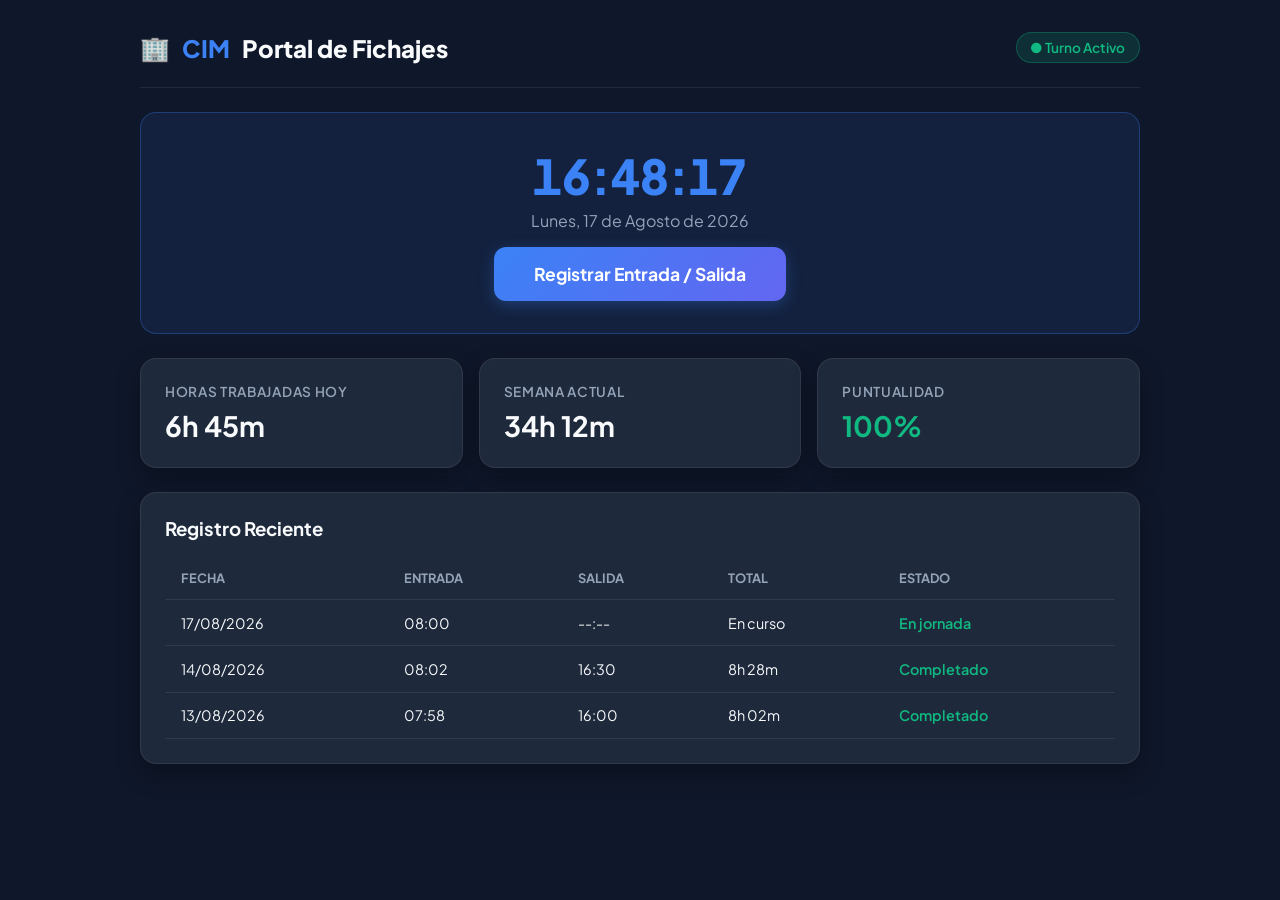
<file: html_storage/CIM/fichajes-cim.html>
<!DOCTYPE html>
<html lang="es">
<head>
    <meta charset="UTF-8">
    <meta name="viewport" content="width=device-width, initial-scale=1.0">
    <title>CIM - Control de Fichajes y Horarios</title>
    <link rel="preconnect" href="https://fonts.googleapis.com">
    <link rel="preconnect" href="https://fonts.gstatic.com" crossorigin>
    <link href="https://fonts.googleapis.com/css2?family=Plus+Jakarta+Sans:wght@400;500;600;700;800&display=swap" rel="stylesheet">
    <style>
        :root {
            --bg-page: #0f172a;
            --bg-card: #1e293b;
            --primary: #3b82f6;
            --primary-glow: rgba(59, 130, 246, 0.3);
            --success: #10b981;
            --text-main: #f8fafc;
            --text-sub: #94a3b8;
            --border: rgba(255, 255, 255, 0.08);
        }
        * { box-sizing: border-box; margin: 0; padding: 0; font-family: 'Plus Jakarta Sans', sans-serif; }
        body { background: var(--bg-page); color: var(--text-main); min-height: 100vh; padding: 2rem; }
        .container { max-width: 1000px; margin: 0 auto; display: flex; flex-direction: column; gap: 1.5rem; }
        header { display: flex; justify-content: space-between; align-items: center; border-bottom: 1px solid var(--border); padding-bottom: 1.5rem; }
        .logo { display: flex; align-items: center; gap: 0.75rem; font-size: 1.5rem; font-weight: 800; }
        .logo span { color: var(--primary); }
        .badge { background: rgba(16, 185, 129, 0.15); color: var(--success); border: 1px solid rgba(16, 185, 129, 0.3); padding: 0.35rem 0.85rem; border-radius: 9999px; font-size: 0.85rem; font-weight: 600; }
        .grid { display: grid; grid-template-columns: repeat(auto-fit, minmax(220px, 1fr)); gap: 1rem; }
        .card { background: var(--bg-card); border: 1px solid var(--border); border-radius: 16px; padding: 1.5rem; box-shadow: 0 10px 25px rgba(0,0,0,0.3); }
        .card-title { font-size: 0.85rem; color: var(--text-sub); text-transform: uppercase; letter-spacing: 0.05em; font-weight: 600; }
        .card-value { font-size: 1.75rem; font-weight: 700; margin-top: 0.5rem; }
        .time-box { background: rgba(59, 130, 246, 0.1); border: 1px solid var(--primary-glow); border-radius: 16px; padding: 2rem; text-align: center; }
        .clock { font-size: 3rem; font-weight: 800; font-variant-numeric: tabular-nums; color: var(--primary); }
        .btn-punch { background: linear-gradient(135deg, #3b82f6, #6366f1); color: white; border: none; padding: 1rem 2.5rem; font-size: 1.1rem; font-weight: 700; border-radius: 12px; cursor: pointer; margin-top: 1rem; box-shadow: 0 4px 15px var(--primary-glow); transition: all 0.2s; }
        .btn-punch:hover { transform: translateY(-2px); box-shadow: 0 6px 20px var(--primary-glow); }
        table { width: 100%; border-collapse: collapse; margin-top: 1rem; }
        th, td { text-align: left; padding: 0.85rem 1rem; border-bottom: 1px solid var(--border); font-size: 0.9rem; }
        th { color: var(--text-sub); font-size: 0.8rem; text-transform: uppercase; }
        .tag-ok { color: var(--success); font-weight: 600; }
    </style>
</head>
<body>
    <div class="container">
        <header>
            <div class="logo">
                🏢 <span>CIM</span> Portal de Fichajes
            </div>
            <div class="badge">● Turno Activo</div>
        </header>

        <div class="time-box">
            <div class="clock" id="live-clock">08:30:14</div>
            <p style="color: var(--text-sub); margin-top: 0.25rem;">Lunes, 17 de Agosto de 2026</p>
            <button class="btn-punch" onclick="alert('¡Fichaje registrado con éxito!')">Registrar Entrada / Salida</button>
        </div>

        <div class="grid">
            <div class="card">
                <div class="card-title">Horas Trabajadas Hoy</div>
                <div class="card-value">6h 45m</div>
            </div>
            <div class="card">
                <div class="card-title">Semana Actual</div>
                <div class="card-value">34h 12m</div>
            </div>
            <div class="card">
                <div class="card-title">Puntualidad</div>
                <div class="card-value" style="color: var(--success);">100%</div>
            </div>
        </div>

        <div class="card">
            <h3>Registro Reciente</h3>
            <table>
                <thead>
                    <tr>
                        <th>Fecha</th>
                        <th>Entrada</th>
                        <th>Salida</th>
                        <th>Total</th>
                        <th>Estado</th>
                    </tr>
                </thead>
                <tbody>
                    <tr>
                        <td>17/08/2026</td>
                        <td>08:00</td>
                        <td>--:--</td>
                        <td>En curso</td>
                        <td><span class="tag-ok">En jornada</span></td>
                    </tr>
                    <tr>
                        <td>14/08/2026</td>
                        <td>08:02</td>
                        <td>16:30</td>
                        <td>8h 28m</td>
                        <td><span class="tag-ok">Completado</span></td>
                    </tr>
                    <tr>
                        <td>13/08/2026</td>
                        <td>07:58</td>
                        <td>16:00</td>
                        <td>8h 02m</td>
                        <td><span class="tag-ok">Completado</span></td>
                    </tr>
                </tbody>
            </table>
        </div>
    </div>

    <script>
        function updateClock() {
            const now = new Date();
            document.getElementById('live-clock').innerText = now.toTimeString().split(' ')[0];
        }
        setInterval(updateClock, 1000);
        updateClock();
    </script>
</body>
</html>
</file>
